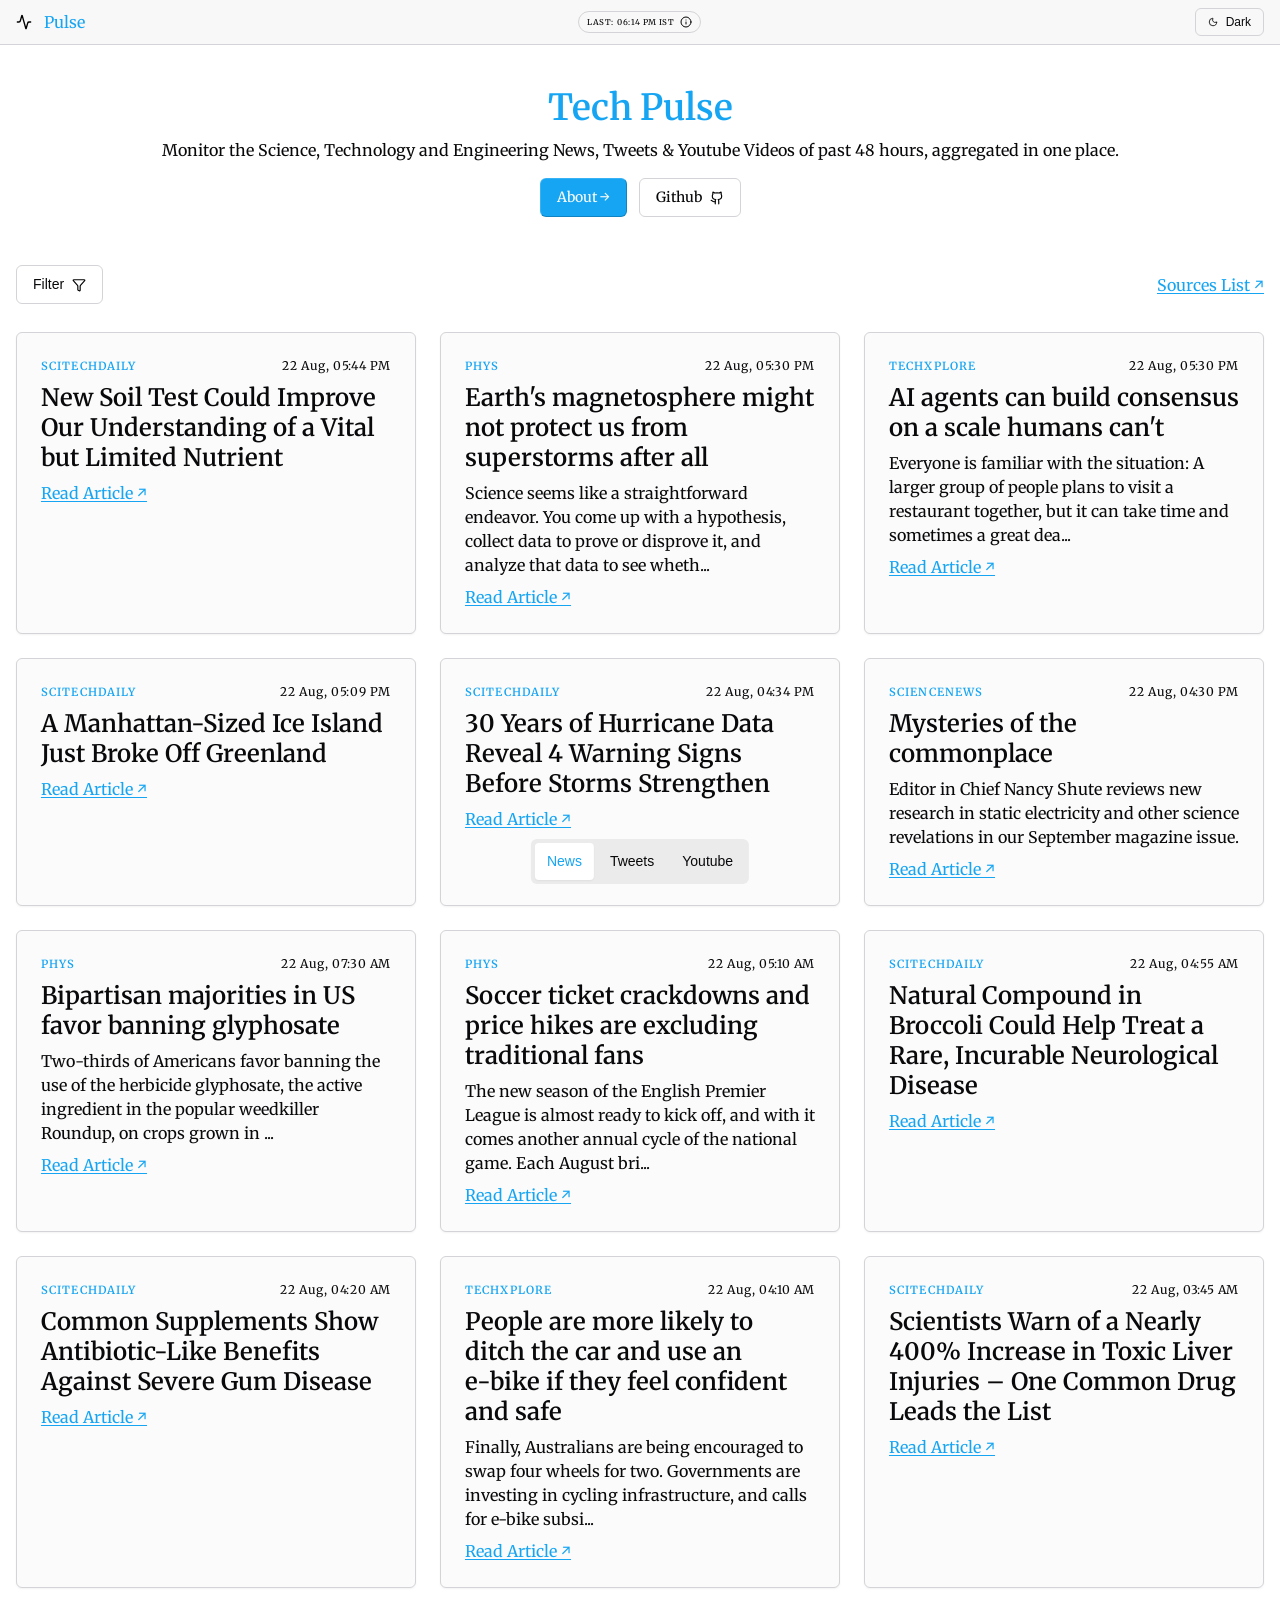
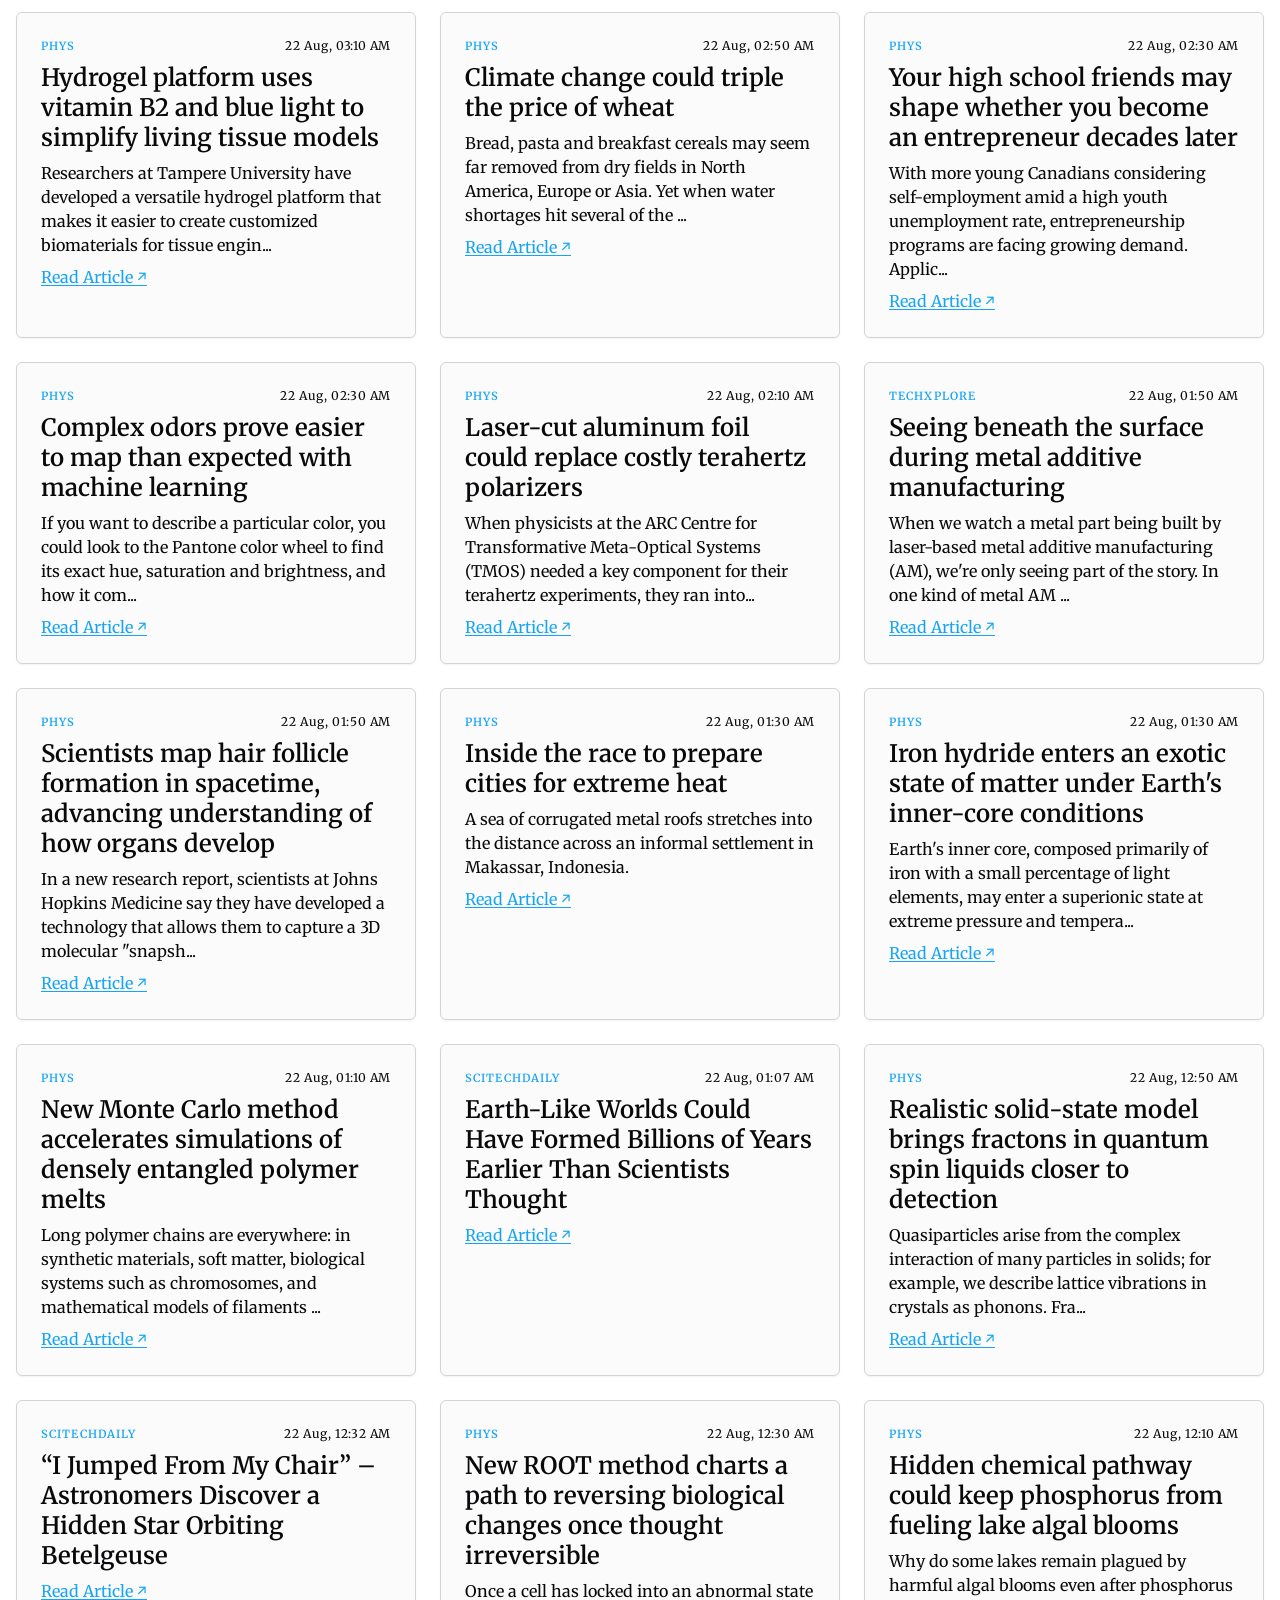
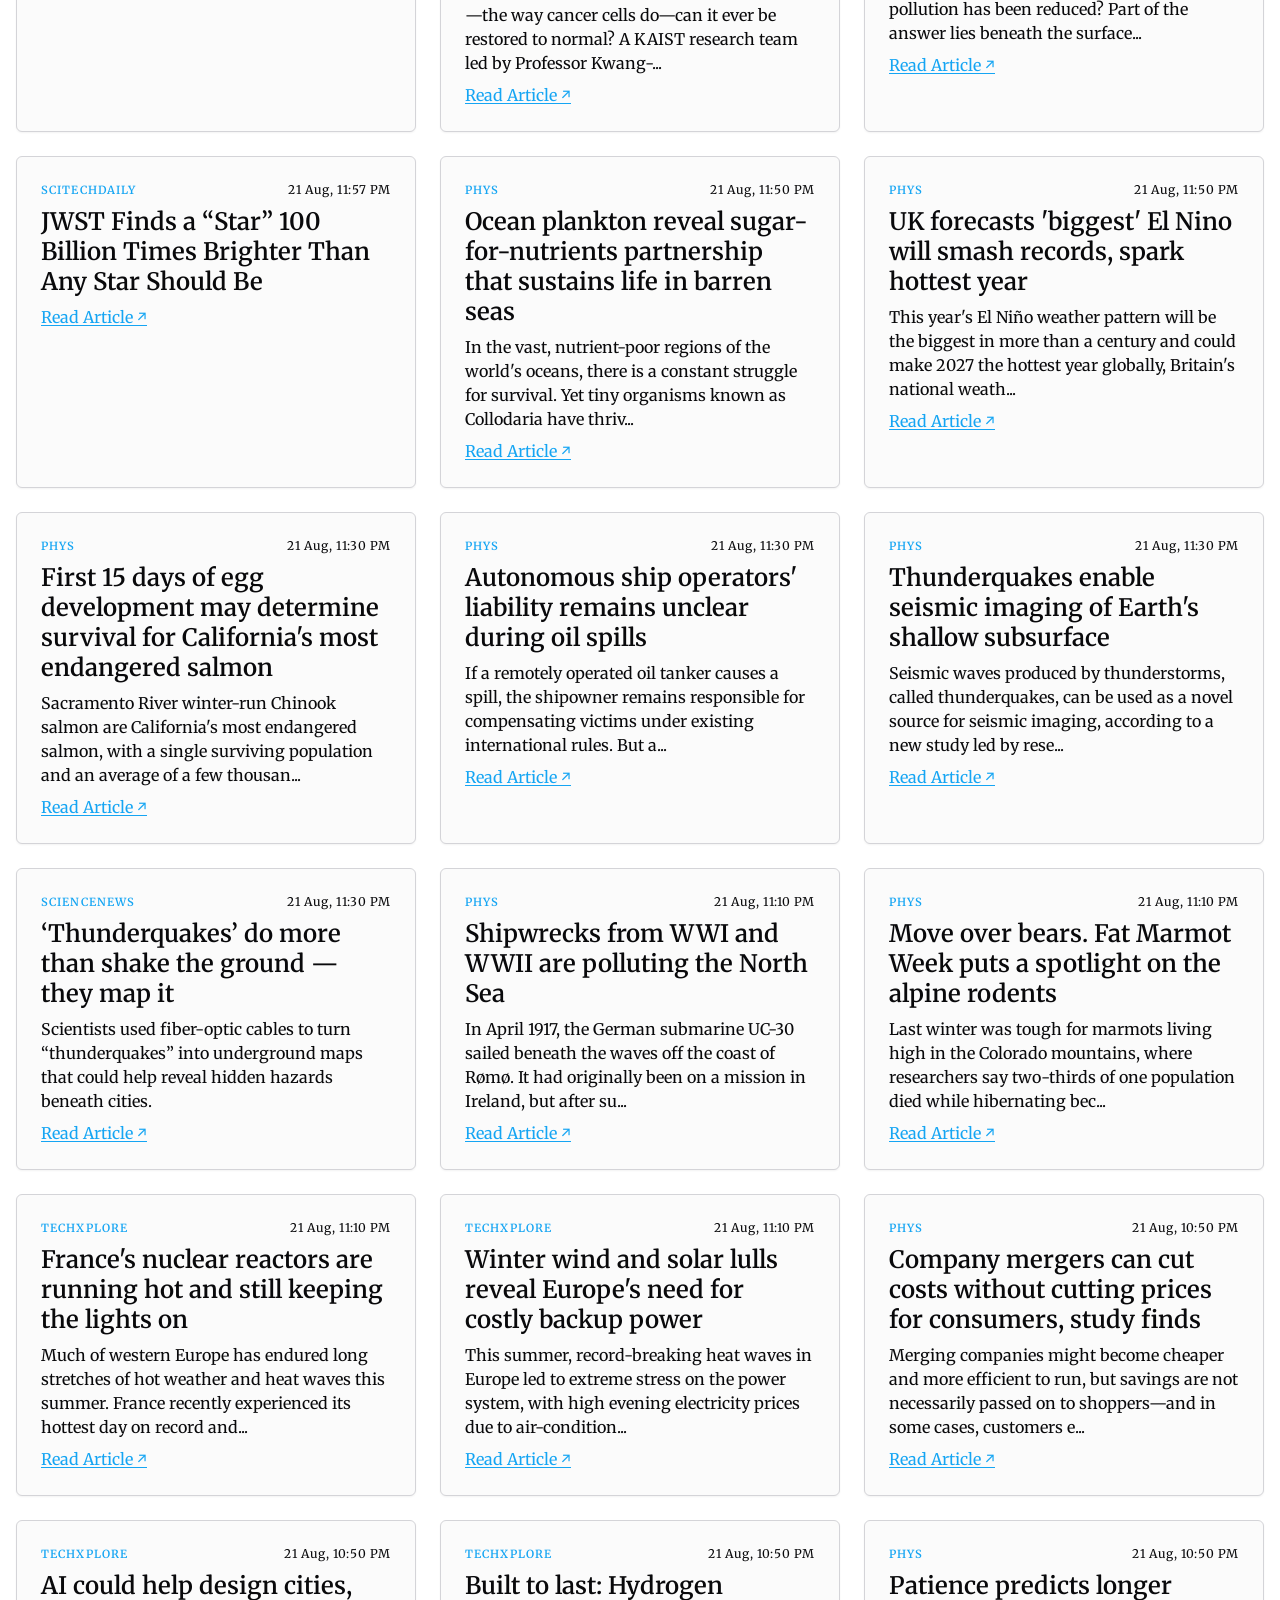
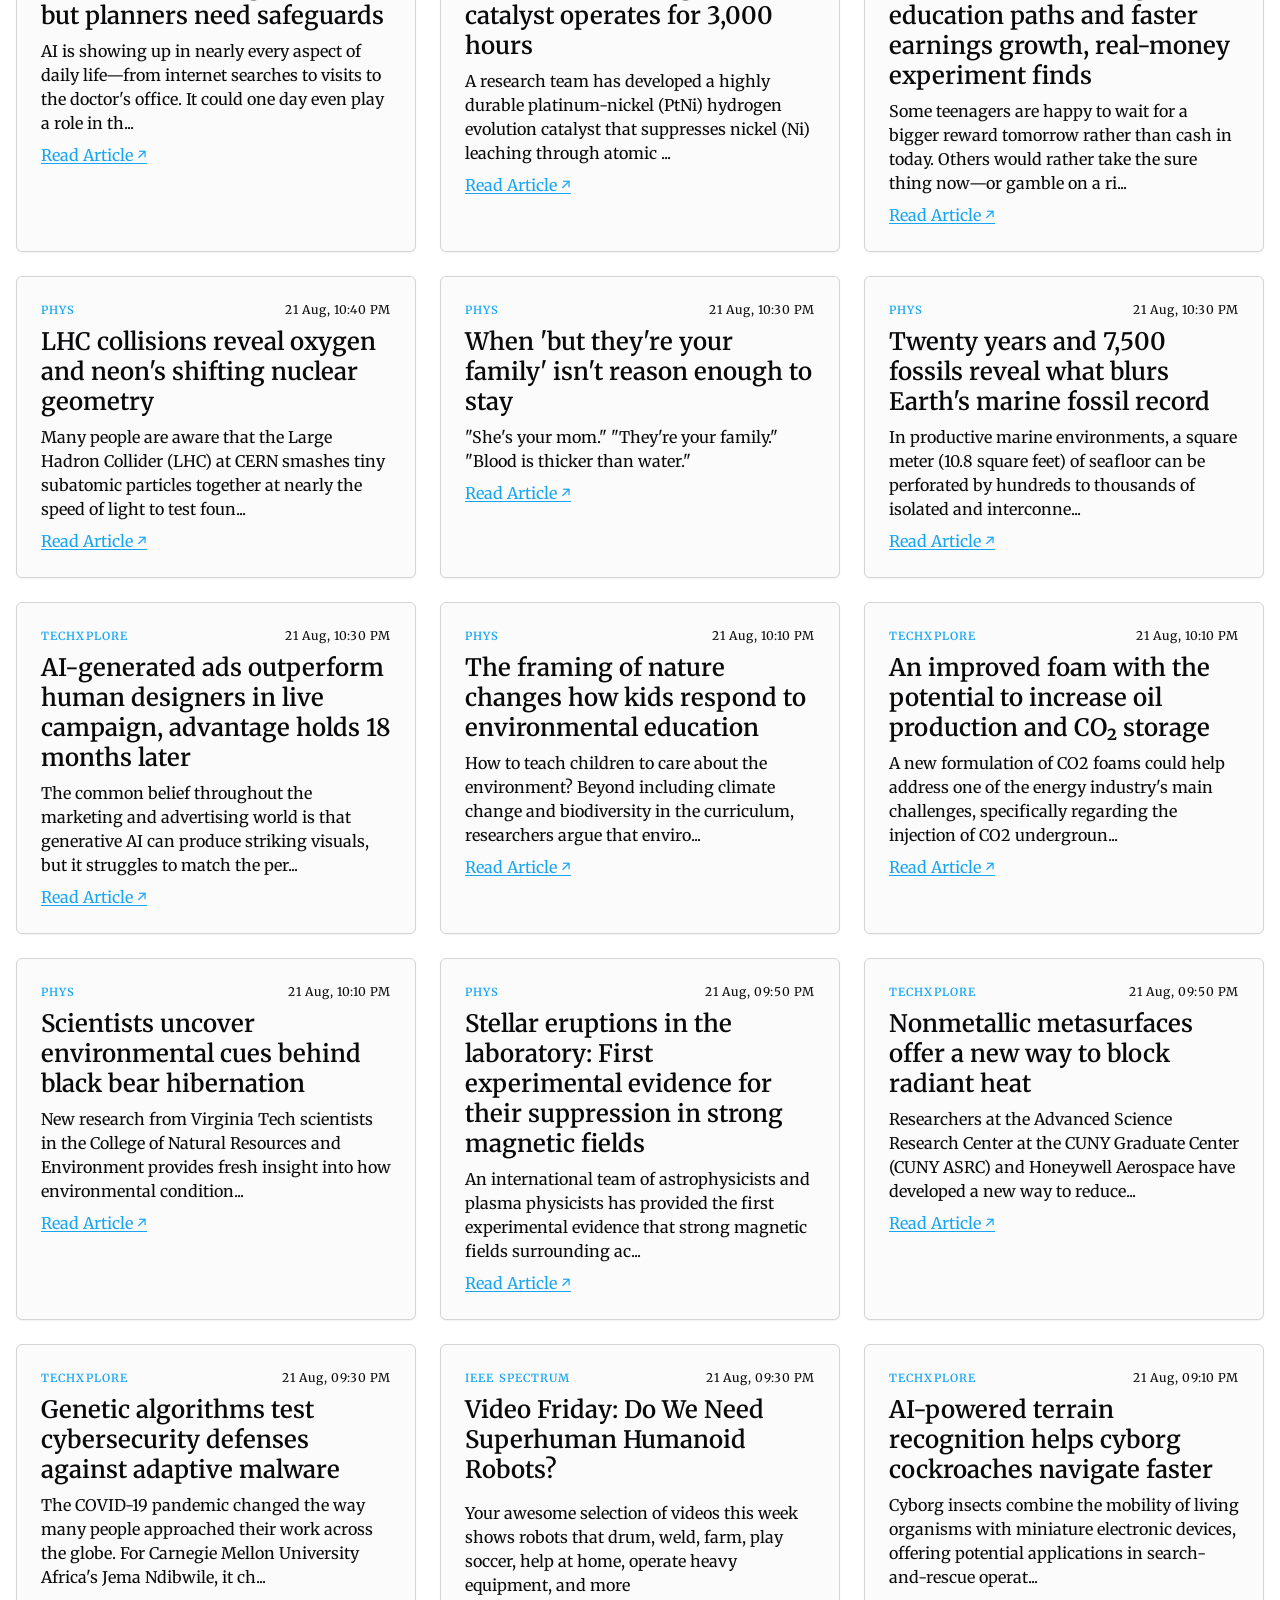
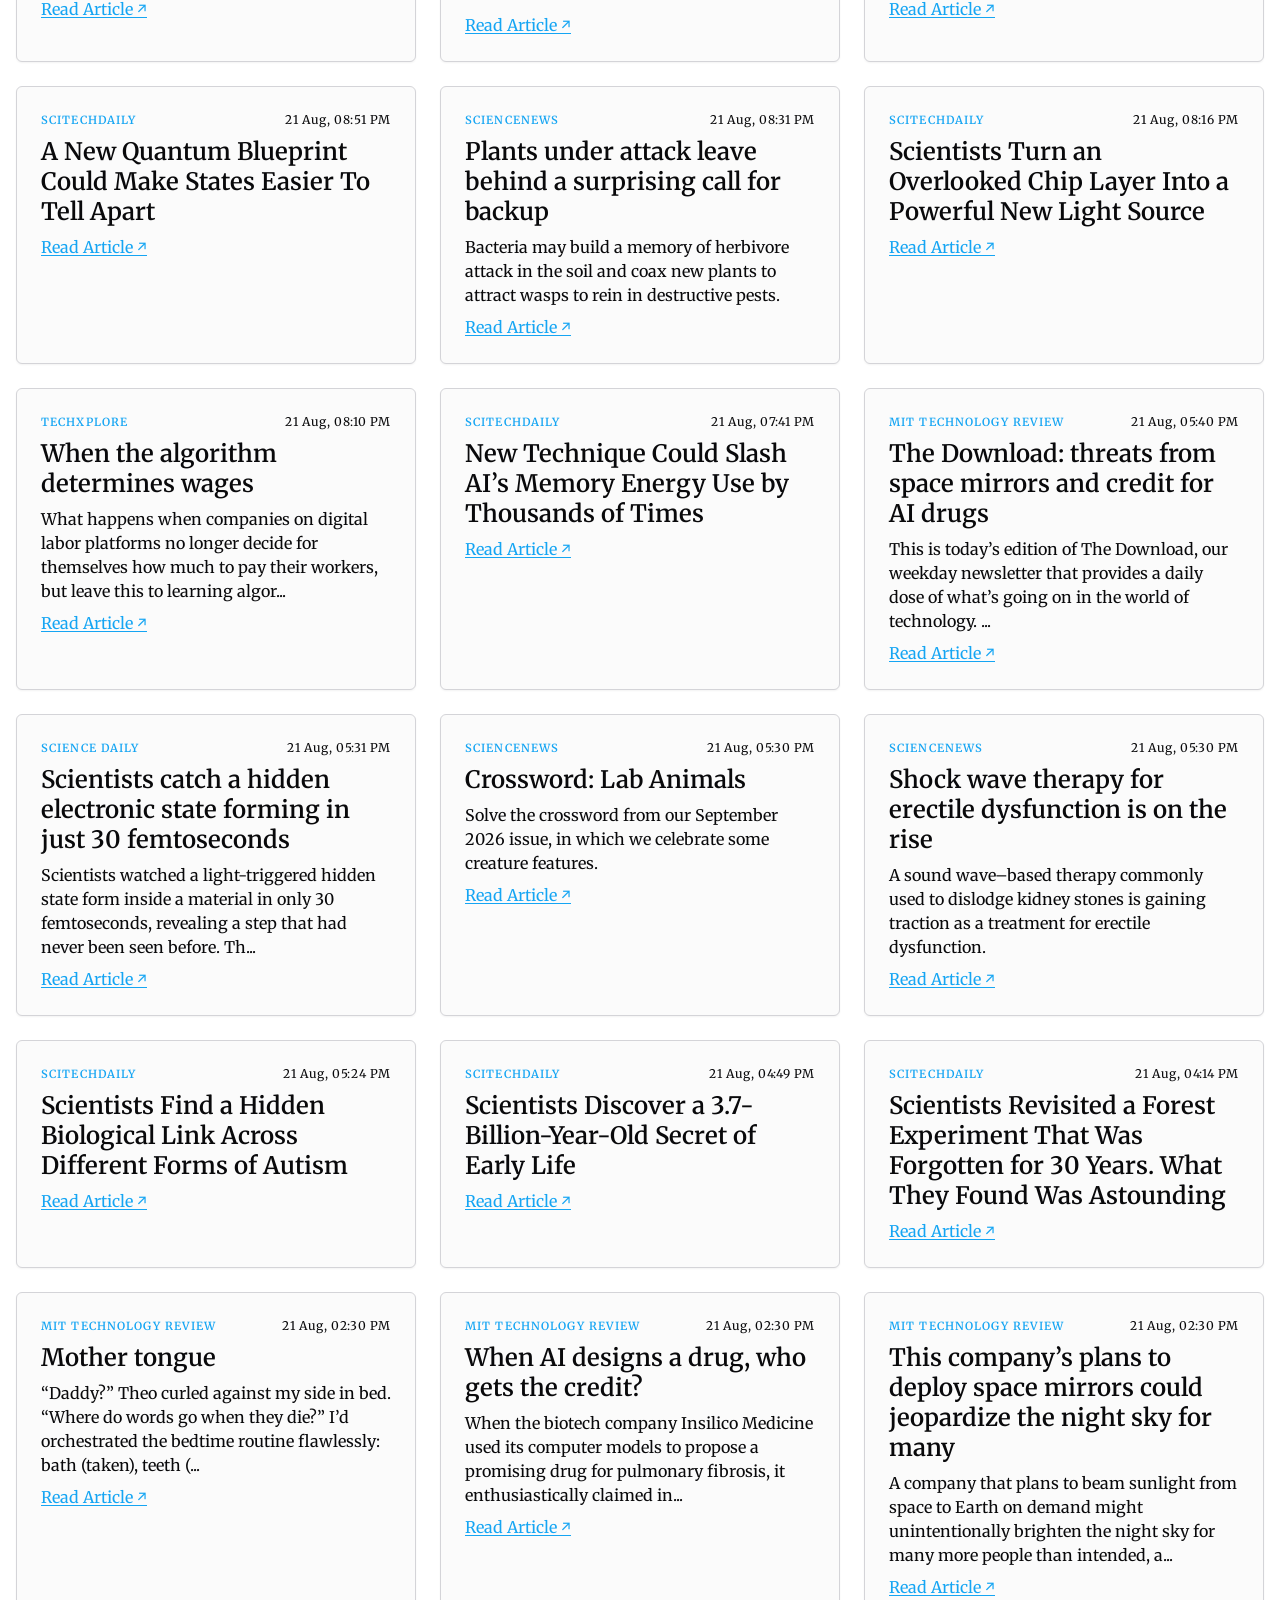
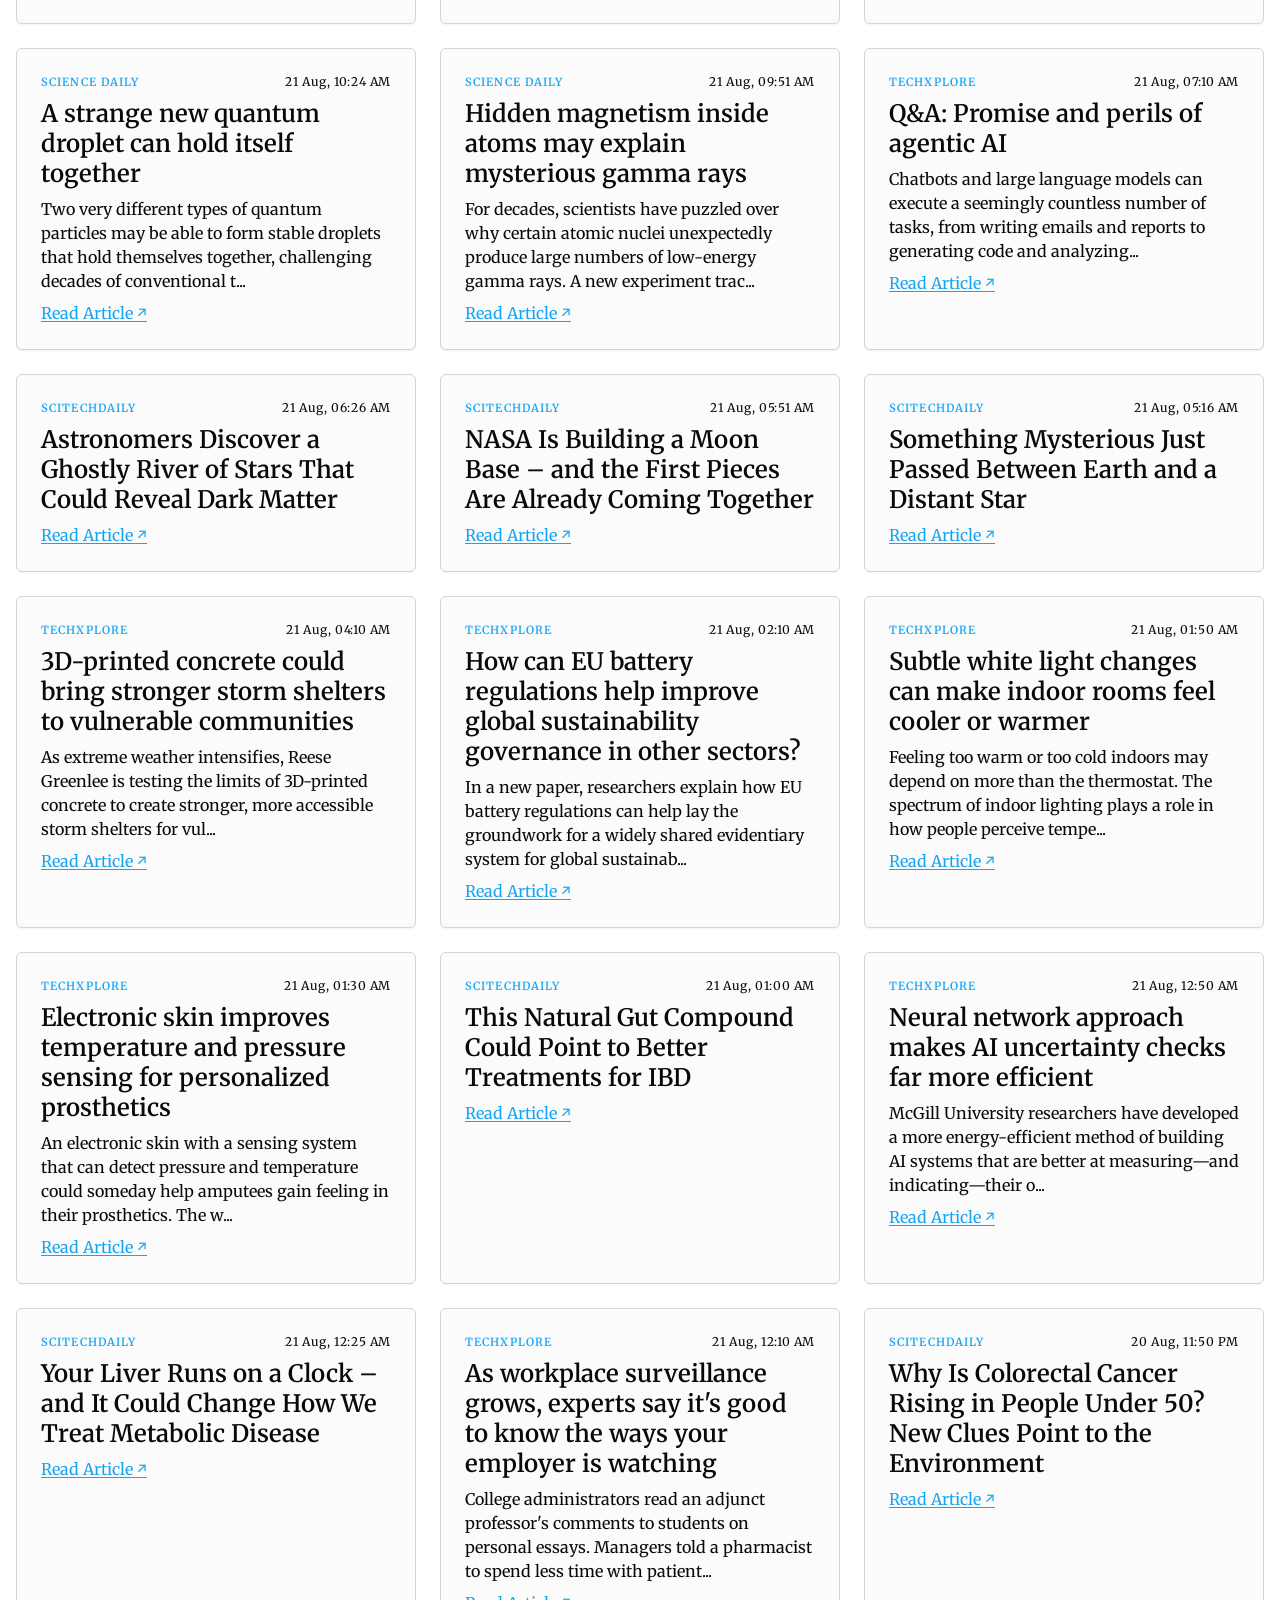
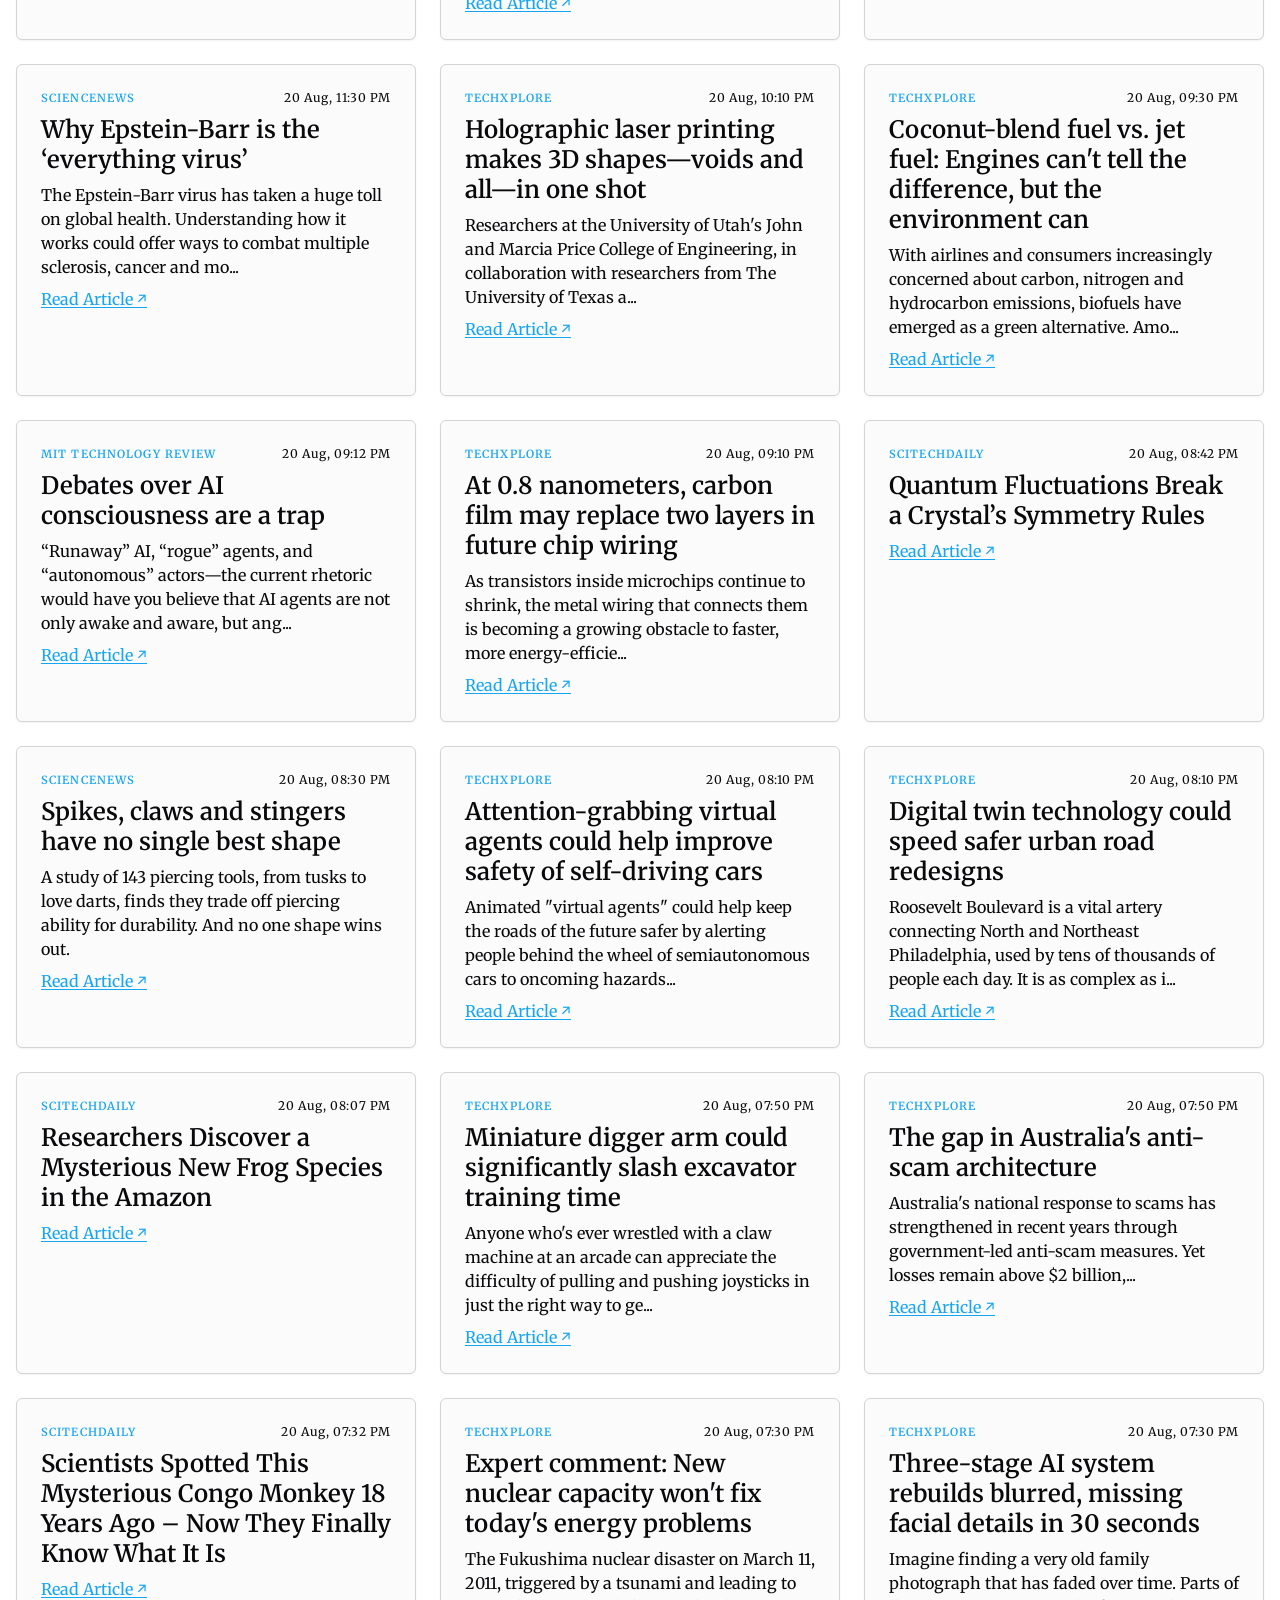
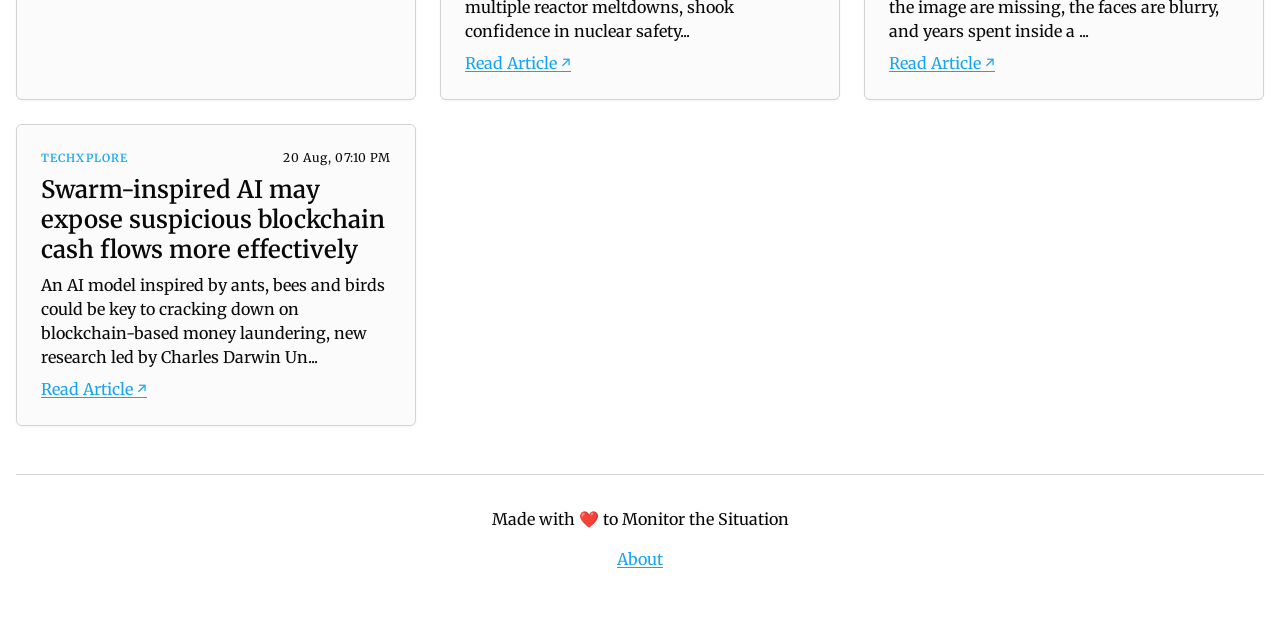
<file: index.html>
<!DOCTYPE html>
<html lang="en">
<head>
    <meta charset="UTF-8">
    <title>Tech Pulse</title>
    <link rel="icon" type="image/png" href="img/favicon.png">

    <meta name="viewport" content="width=device-width, initial-scale=1.0">
    <meta name="description" content="Monitor the Indian Defense and Geopolitical News, Tweets & Youtube Videos from the past 48 hours aggregated in one place.">

    <meta property="og:type" content="website">
    <meta property="og:url" content="https://tech.indipulse.in">
    <meta property="og:title" content="Tech Pulse">
    <meta property="og:description" content="Monitor the Science, Technology and Engineering News, Tweets & Youtube Videos of past 48 hours, aggregated in one place.">

    <meta property="twitter:card" content="summary_large_image">
    <meta property="twitter:title" content="Tech Pulse">
    <meta property="twitter:description" content="Monitor the Science, Technology and Engineering News, Tweets & Youtube Videos of past 48 hours, aggregated in one place.">

    <link rel="stylesheet" href="src/css/oat.min.css">
    <link rel="stylesheet" href="src/css/style.css">
    <link rel="stylesheet" href="https://fonts.googleapis.com/css?family=Merriweather">
</head>
<body data-theme="light">

    <header>
        <div class="header-container hstack justify-between">
        <div class="hstack logo">         
            <img src="img/activity.svg" width="16" height="16">
            <span>Pulse</span>
        </div>
        <div title="Updates Twice a Day" class="badge outline pulse" data-tooltip-placement="bottom">LAST:<span id="last-run">--:--</span><img id="info-icon" src="img/info.svg" alt="Info" width="12" height="auto">
        </div>
        <button id="theme-toggle" class="button outline small hstack gap-2" onclick="toggleTheme()">
            <img id="theme-icon" src="img/moon.svg" alt="Theme" width="10" height="10">
            <span id="theme-text">Dark</span>
        </button>
        </div>
    </header>
<main class="container">
    
    <section class="align-center hero">
        <h1 class="head-title mb-2">Tech Pulse</h1>
        <p class="mb-4">Monitor the Science, Technology and Engineering News, Tweets & Youtube Videos of past 48 hours, aggregated in one place.</p>
        <div class="hstack justify-center">
            <a href="about.html" class="button">About →</a>
            <a href="https://github.com/oyegunmen/tech-pulse" class="button outline" target="_blank">
                <span id="theme-text">Github</span>                
                <img src="img/github.svg" width="14" height="14">
            </a>
        </div>
    </section>

    <section class="vstack">
        <div class="hstack justify-between">
            <ot-dropdown>
                <button popovertarget="filter-menu" class="button outline hstack gap-2">
                    <span id="theme-text">Filter</span>
                    <img src="img/funnel.svg" alt="Theme" width="14" height="14">
                </button>
                <menu popover id="filter-menu" class="p-4">
                    <strong id="filter-title">Filter Sources</strong>
                    <hr>
                    <div id="site-checklist" class="mt-2 mb-2 vstack"></div>
                </menu>
            </ot-dropdown>

            <a href="about.html#sources">Sources List ↗&#xFE0E;</a>
        </div>

        <div class="justify-between">
        <ot-tabs>
            <div role="tabpanel"><div class="row" id="news-section"></div></div>
            <div role="tabpanel"><div class="row" id="tweets-section"></div></div>
            <div role="tabpanel"><div class="row" id="youtube-section"></div></div>

            <div role="tablist" class="bottom-nav">
                <button role="tab" id="btn-news" onclick="showTab('news')">News</button>
                <button role="tab" id="btn-tweets" onclick="showTab('tweets')">Tweets</button>
                <button role="tab" id="btn-youtube" onclick="showTab('youtube')">Youtube</button>
            </div>
        </ot-tabs>
        </div>
    </section>
    
    <footer class="align-center">
        <hr>
        <p>Made with ❤️ to Monitor the Situation</p>   
        <div class="hstack justify-center" style="gap: 20px;">
            <a href="about.html">About</a>
        </div>
    </footer>
</main>
<script src="src/js/app.js"></script>
<script src="src/js/oat.min.js"></script>
</body>
</html>
</file>
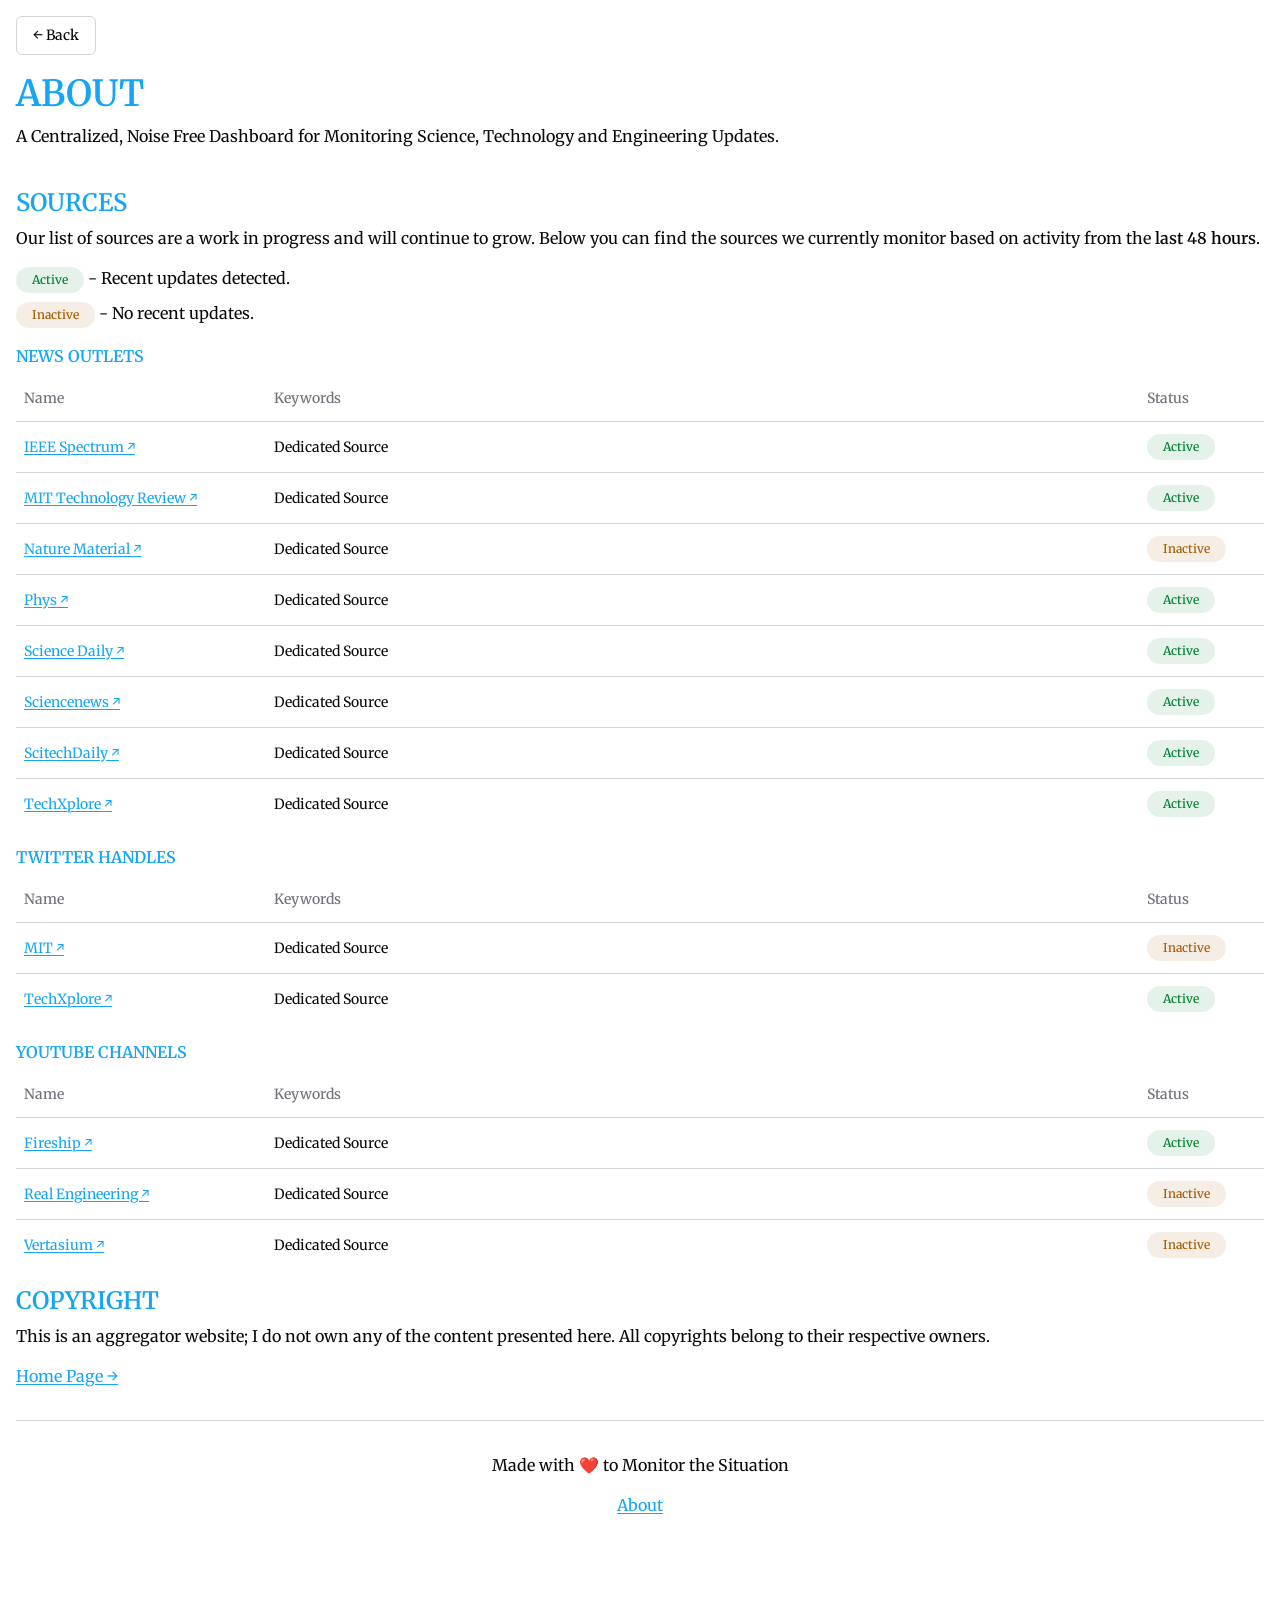
<file: about.html>
<!DOCTYPE html>
<html lang="en">
<head>
    <meta charset="UTF-8">
    <title>Tech Pulse</title>
    <link rel="icon" type="image/png" href="img/favicon.png">

    <meta name="viewport" content="width=device-width, initial-scale=1.0">
    <meta name="description" content="Monitor the Indian Defense and Geopolitical News, Tweets & Youtube Videos from the past 48 hours aggregated in one place.">

    <meta property="og:type" content="website">
    <meta property="og:url" content="https://tech.indipulse.in">
    <meta property="og:title" content="Tech Pulse">
    <meta property="og:description" content="Monitor the Science, Technology and Engineering News, Tweets & Youtube Videos of past 48 hours, aggregated in one place.">

    <meta property="twitter:card" content="summary_large_image">
    <meta property="twitter:title" content="Tech Pulse">
    <meta property="twitter:description" content="Monitor the Science, Technology and Engineering News, Tweets & Youtube Videos of past 48 hours, aggregated in one place.">

    <link rel="stylesheet" href="src/css/oat.min.css">
    <link rel="stylesheet" href="src/css/style.css">
    <link rel="stylesheet" href="https://fonts.googleapis.com/css?family=Merriweather">
</head>
<body>
<main class="container p-4">

    <a href="/" class="button outline special-btn">← Back</a>

    <div>
    <h1 class="head-title mt-4 mb-2">ABOUT</h1>
    <p>A Centralized, Noise Free Dashboard for Monitoring Science, Technology and Engineering Updates.</p>
    </div>
    <br>

    <div id="sources">
        <h3 class="mb-2 mt-4 head-title">SOURCES</h3>
        <p>Our list of sources are a work in progress and will continue to grow. Below you can find the sources we currently monitor based on activity from the <strong>last 48 hours</strong>.</p>
        <div>
            <div class="mt-2">
                <span class="badge small" data-variant="success">Active</span> 
                <span> - Recent updates detected.</span>
            </div>
            <div class="mt-2">
                <span class="badge small" data-variant="warning">Inactive</span> 
                <span> - No recent updates.</span>
            </div>
        </div>
        <p class="head-title mt-4 mb-2"><strong>NEWS OUTLETS</strong></p>
        <div id="table-news"></div>
        <p class="head-title mt-4 mb-2"><strong>TWITTER HANDLES</strong></p>
        <div id="table-tweets"></div>
        <p class="head-title mt-4 mb-2"><strong>YOUTUBE CHANNELS</strong></p>
        <div id="table-youtube"></div>
    </div>

    <div id="copyright">
        <h3 class="mb-2 mt-4 head-title">COPYRIGHT</h3>
        <p>This is an aggregator website; I do not own any of the content presented here. All copyrights belong to their respective owners.</p>
    </div>

    <div class="mt-4"><a href="/">Home Page →</a></div>

    <footer class="align-center">
        <hr>
        <p>Made with ❤️ to Monitor the Situation</p>   
        <div class="hstack justify-center" style="gap: 20px;">
            <a href="about.html">About</a>
        </div>
    </footer>
<script src="src/js/about.js"></script>
<script src="src/js/oat.min.js"></script>
</main>
</body>
</html>
</file>
<file: src/css/style.css>
:root {
    color-scheme: light dark;
    --font-sans: "Merriweather";
    --primary-raw: #15a5f3;

    --background: #fff;
    --foreground: #09090b;
    --card: #fbfbfb;
    --card-foreground: #09090b;
    --nav-background: #ecebeb;
    --head-background: #f8f8f8;
    --primary: var(--primary-raw);
    --primary-foreground: #fafafa;
    --secondary: #f4f4f5;
    --secondary-foreground: #574747;
    --muted: #f4f4f5;
    --muted-foreground: #71717a;
    --faint: #fafafa;
    --faint-foreground: #a1a1aa;
    --accent: #f4f4f5;
    --danger: #d32f2f;
    --danger-foreground: #fafafa;
    --success: #008032;
    --success-foreground: #fafafa;
    --warning: #a65b00;
    --warning-foreground: #09090b;
    --border: #d4d4d8;
    --input: #d4d4d8;
    --ring: #574747;


    --background: light-dark(#fff, #1e1e20);
    --foreground: light-dark(#09090b, #fafafa);
    --card: light-dark(#fbfbfb, #27272b);
    --card-foreground: light-dark(#09090b, #fafafa);
    --nav-background: light-dark(#ecebeb, #343434);
    --head-background: light-dark(#f8f8f8, #343434);
    --primary: light-dark(var(--primary-raw), var(--primary-raw));
    --primary-foreground: light-dark(#fafafa, #18181b);
    --secondary: light-dark(#f4f4f5, #27272a);
    --secondary-foreground: light-dark(#574747, #fafafa);
    --muted: light-dark(#f4f4f5, #27272a);
    --muted-foreground: light-dark(#71717a, #a1a1aa);
    --faint: light-dark(#fafafa, #1e1e21);
    --faint-foreground: light-dark(#a1a1aa, #71717a);
    --accent: light-dark(#f4f4f5, #27272a);
    --danger: light-dark(#d32f2f, #f4807b);
    --danger-foreground: light-dark(#fafafa, #18181b);
    --success: light-dark(#008032, #6cc070);
    --success-foreground: light-dark(#fafafa, #18181b);
    --warning: light-dark(#a65b00, #f0a030);
    --border: light-dark(#d4d4d8, #52525b);
    --input: light-dark(#d4d4d8, #52525b);
    --ring: light-dark(#574747, #d4d4d8);
}

body[data-theme="light"] {
    color-scheme: light;
}
body[data-theme="dark"] {
    color-scheme: dark;
}

@supports not (color: light-dark(#fff, #000)) {
    
    @media (prefers-color-scheme: dark) {
        :root {
            --background: #1e1e20;
            --foreground: #fafafa;
            --card: #27272b;
            --card-foreground: #fafafa;
            --nav-background: #343434;
            --head-background: #343434;
            --primary: var(--primary-raw);
            --primary-foreground: #18181b;
            --secondary: #27272a;
            --secondary-foreground: #fafafa;
            --muted: #27272a;
            --muted-foreground: #a1a1aa;
            --faint: #1e1e21;
            --faint-foreground: #71717a;
            --accent: #27272a;
            --danger: #f4807b;
            --danger-foreground: #18181b;
            --success: #6cc070;
            --success-foreground: #18181b;
            --warning: #f0a030;
            --border: #52525b;
            --input: #52525b;
            --ring: #d4d4d8;
        }
    }

    body[data-theme="dark"] {
        --background: #1e1e20;
        --foreground: #fafafa;
        --card: #27272b;
        --card-foreground: #fafafa;
        --nav-background: #343434;
        --head-background: #343434;
        --primary: var(--primary-raw);
        --primary-foreground: #18181b;
        --secondary: #27272a;
        --secondary-foreground: #fafafa;
        --muted: #27272a;
        --muted-foreground: #a1a1aa;
        --faint: #1e1e21;
        --faint-foreground: #71717a;
        --accent: #27272a;
        --danger: #f4807b;
        --danger-foreground: #18181b;
        --success: #6cc070;
        --success-foreground: #18181b;
        --warning: #f0a030;
        --border: #52525b;
        --input: #52525b;
        --ring: #d4d4d8;
    }

    body[data-theme="light"] {
        --background: #fff;
        --foreground: #09090b;
        --card: #fbfbfb;
        --card-foreground: #09090b;
        --nav-background: #ecebeb;
        --head-background: #f8f8f8;
        --primary: var(--primary-raw);
        --primary-foreground: #fafafa;
        --secondary: #f4f4f5;
        --secondary-foreground: #574747;
        --muted: #f4f4f5;
        --muted-foreground: #71717a;
        --faint: #fafafa;
        --faint-foreground: #a1a1aa;
        --accent: #f4f4f5;
        --danger: #d32f2f;
        --danger-foreground: #fafafa;
        --success: #008032;
        --success-foreground: #fafafa;
        --warning: #a65b00;
        --border: #d4d4d8;
        --input: #d4d4d8;
        --ring: #574747;
    }
}
</file>
<file: src/css/oat.min.css>
main{
    margin-bottom: var(--space-16);
}

header {
    position: sticky;
    top: 0;
    width: 100%;
    padding: var(--space-2) var(--space-4);
    z-index: 1000;
    background-color: var(--head-background);
    border-bottom: 1px solid var(--border);
}

.header-container {
    max-width: 1250px;
    margin: 0 auto;
    display: flex;
}

body[data-theme="dark"] header .logo img{
    filter: invert(1) brightness(2);
    transition: filter 0.2s ease;
}

header .logo{
    color: var(--primary)
}

.hero{
    margin-top:var(--space-2);
}

section{
    margin-top: var(--space-12);
}

.bottom-nav {
    position: fixed;
    bottom: var(--space-4);
    left: 50%;
    transform: translateX(-50%);
    display: flex;
    z-index: 2000;
    align-items: center;
    background-color: var(--nav-background);

}

.bottom-nav [role="tab"].active, 
.bottom-nav [role="tab"][aria-selected="true"] {
    color: var(--primary);
}

.source {
    font-size: 0.7rem;
    font-weight: 600;
    text-transform: uppercase;
    color: var(--primary);
    letter-spacing: 0.1em;
}

.date {
    font-size: 0.75rem;
    letter-spacing: 0.05em;
}

.thumbnail{
    width: 100%; 
    border-radius: 6px; 
    margin-top: var(--space-1); 
    aspect-ratio: 16/9; 
    object-fit: cover;
}

.pulse{
    font-size: 0.5rem;
    letter-spacing: 0.05em;
    padding: var(--space-1) var(--space-2);
}

.tweet-content img{
    width: auto;
    height: auto;
    max-width: 100%;
    border-radius: 6px;
    margin-top: var(--space-1);
    display: block;
}

.head-title{
    color:  var(--primary);
}

body[data-theme="dark"] #theme-icon, body[data-theme="dark"] #info-icon,
body[data-theme="dark"] .button.outline img {
    filter: invert(1) brightness(2);
    transition: filter 0.2s ease;
}

#info-icon{
    margin-left: 2px;
}

.table .table-heading{
    font-weight: bold;
}

@layer theme,base,components,animations,utilities;@layer base{*,*:before,*:after{box-sizing:border-box;-webkit-tap-highlight-color:transparent}*{margin:0}html{tab-size:4}body,dialog,[popover]{font-family:var(--font-sans);font-size:var(--text-regular);line-height:var(--leading-normal);color:var(--foreground)}body{background-color:var(--background);color:var(--foreground);-webkit-font-smoothing:antialiased}main{padding-block-start:var(--space-8)}img,picture,video,canvas,svg{max-width:100%}p,h1,h2,h3,h4,h5,h6{overflow-wrap:break-word}h1,h2,h3,h4,h5,h6{font-weight:var(--font-semibold);line-height:1.25;&:first-child{margin-block-start:0}}h1{font-size:var(--text-1);margin:var(--space-10) 0 var(--space-6)}h2{font-size:var(--text-2);margin:var(--space-8) 0 var(--space-5)}h3{font-size:var(--text-3);margin:var(--space-6) 0 var(--space-4)}h4{font-size:var(--text-4);margin:var(--space-5) 0 var(--space-3)}h5{font-size:var(--text-5);margin:var(--space-4) 0 var(--space-2)}h6{font-size:var(--text-regular);margin:var(--space-4) 0 var(--space-2)}p{margin-block-end:var(--space-4);&:last-child{margin-block-end:0}}a{color:var(--primary);text-decoration:underline;text-underline-offset:2px;transition:color var(--transition-fast);&:hover{color:rgb(from var(--primary) r g b / .8)}}strong,b{font-weight:var(--font-semibold)}em,i{font-style:italic}small{font-size:var(--text-7)}code{font-family:var(--font-mono);font-size:.875em;padding:calc(var(--space-1) / 2) var(--space-1);background-color:var(--faint);border-radius:var(--radius-small)}pre{font-family:var(--font-mono);padding:var(--space-4);background-color:var(--faint);border-radius:var(--radius-medium);overflow-x:auto;margin-block-end:var(--space-4);code{padding:0;background:none;border-radius:0}}blockquote{border-inline-start:4px solid var(--border);padding-inline-start:var(--space-4);margin:var(--space-4) 0;color:var(--muted-foreground);font-style:italic}hr{border:none;border-top:1px solid var(--border);margin:var(--space-8) 0}ul,ol{padding-inline-start:var(--space-6);margin-block-end:var(--space-4)}ul{list-style-type:disc}ol{list-style-type:decimal}li{margin-block-end:var(--space-1)}mark{background-color:rgb(from var(--warning) r g b / .3);padding:calc(var(--space-1) / 2) var(--space-1);border-radius:var(--radius-small)}[hidden]{display:none}:focus-visible{outline:2px solid var(--ring);outline-offset:2px}:disabled{opacity:.5;cursor:not-allowed}}@layer theme{:root{color-scheme:light dark;--background: light-dark(#fff, #09090b);--foreground: light-dark(#09090b, #fafafa);--card: light-dark(#fff, #18181b);--card-foreground: light-dark(#09090b, #fafafa);--primary: light-dark(#574747, #fafafa);--primary-foreground: light-dark(#fafafa, #18181b);--secondary: light-dark(#f4f4f5, #27272a);--secondary-foreground: light-dark(#574747, #fafafa);--muted: light-dark(#f4f4f5, #27272a);--muted-foreground: light-dark(#71717a, #a1a1aa);--faint: light-dark(#fafafa, #1e1e21);--faint-foreground: light-dark(#a1a1aa, #71717a);--accent: light-dark(#f4f4f5, #27272a);--danger: light-dark(#d32f2f, #f4807b);--danger-foreground: light-dark(#fafafa, #18181b);--success: light-dark(#008032, #6cc070);--success-foreground: light-dark(#fafafa, #18181b);--warning: light-dark(#a65b00, #f0a030);--warning-foreground: #09090b;--border: light-dark(#d4d4d8, #52525b);--input: light-dark(#d4d4d8, #52525b);--ring: light-dark(#574747, #d4d4d8);--space-1: .25rem;--space-2: .5rem;--space-3: .75rem;--space-4: 1rem;--space-5: 1.25rem;--space-6: 1.5rem;--space-8: 2rem;--space-10: 2.5rem;--space-12: 3rem;--space-14: 3.5rem;--space-16: 4rem;--space-18: 4.5rem;--radius-small: .125rem;--radius-medium: .375rem;--radius-large: .75rem;--radius-full: 9999px;--bar-height: .5rem;--font-sans: system-ui, sans-serif;--font-mono: ui-monospace, Consolas, monospace;--text-1: clamp(1.75rem, 1.5rem + 1.1vw, 2.25rem);--text-2: clamp(1.5rem, 1.3rem + .8vw, 1.875rem);--text-3: clamp(1.25rem, 1.1rem + .5vw, 1.5rem);--text-4: clamp(1.125rem, 1.05rem + .3vw, 1.25rem);--text-5: 1.125rem;--text-6: 1rem;--text-7: .875rem;--text-8: .75rem;--text-regular: var(--text-6);--leading-normal: 1.5;--font-normal: 400;--font-medium: 500;--font-semibold: 600;--font-bold: 600;--shadow-small: 0 1px 2px 0 rgb(0 0 0 / .05);--shadow-medium: 0 1px 3px 0 rgb(0 0 0 / .1), 0 1px 2px -1px rgb(0 0 0 / .1);--shadow-large: 0 4px 6px -1px rgb(0 0 0 / .1), 0 2px 4px -2px rgb(0 0 0 / .1);--transition-fast: .12s cubic-bezier(.4, 0, .2, 1);--transition: .2s cubic-bezier(.4, 0, .2, 1);--z-dropdown: 50;--z-modal: 200}}@layer animations{@media(prefers-reduced-motion:reduce){*,*:before,*:after{animation-duration:.01ms!important;animation-iteration-count:1!important;transition-duration:.01ms!important;scroll-behavior:auto!important}}.animate-pop-in{opacity:1;transform:perspective(1000px) rotateX(0) translateZ(0);transition:opacity .15s cubic-bezier(.4,0,.2,1),transform .15s cubic-bezier(.4,0,.2,1),overlay .15s cubic-bezier(.4,0,.2,1) allow-discrete,display .15s cubic-bezier(.4,0,.2,1) allow-discrete;@starting-style{opacity:0;transform:perspective(1000px) rotateX(-15deg) translateZ(-80px)}&[data-state=closing]{opacity:0;transform:perspective(1000px) rotateX(-15deg) translateZ(-80px)}&[data-state=closing]::backdrop{opacity:0}}dialog::backdrop{opacity:1;transition:opacity .15s cubic-bezier(.4,0,.2,1);@starting-style{opacity:0}}.animate-slide-in{opacity:1;transform:translate(0);transition:opacity .15s cubic-bezier(.16,1,.3,1),transform .15s cubic-bezier(.16,1,.3,1);@starting-style{opacity:0;transform:translate(100%)}&[data-state=closing]{opacity:0;transform:translate(100%)}}}@layer components{figure[data-variant=avatar]:not([role=group]){display:inline-flex;align-items:center;justify-content:center;width:var(--sz, 2.5rem);height:var(--sz, 2.5rem);color:var(--primary);background-color:var(--muted);border-radius:var(--radius-full);font-weight:var(--font-medium);overflow:hidden;>img{width:100%;height:100%;object-fit:cover}&.small{--sz: 2rem}&.large{--sz: 3.25rem}}figure[data-variant=avatar][role=group]{display:inline-flex;align-items:center;margin:0;& figure[data-variant=avatar]{isolation:isolate;margin-inline-end:calc(var(--space-5) * -1);border:2px solid var(--background);&:last-child{margin-inline-end:0}}&.small{--sz: 2rem;& figure[data-variant=avatar]{margin-inline-end:calc(var(--space-4) * -.8);border-width:1px}}&.large{--sz: 3.25rem;& figure[data-variant=avatar]{margin-inline-end:calc(var(--space-6) * -1)}}}}@layer base{:is(button,[type=submit],[type=reset],[type=button],a.button),::file-selector-button{--_hov: color-mix(in srgb, var(--primary), white 25%);display:inline-flex;align-items:center;justify-content:center;gap:var(--space-2);padding:var(--space-2) var(--space-4);font-size:var(--text-7);font-weight:var(--font-medium);line-height:var(--leading-normal);white-space:nowrap;text-decoration:none;background-color:var(--primary);color:var(--primary-foreground);border-radius:var(--radius-medium);border:1px solid;border-color:rgb(from #fff r g b / .15) rgb(from #000 r g b / .2) rgb(from #000 r g b / .2) rgb(from #fff r g b / .15);transition:background-color var(--transition-fast),opacity var(--transition-fast),transform var(--transition-fast);&:not(:disabled){cursor:pointer}&:hover:not(:disabled){background-color:var(--_hov)}&:active:not(:disabled){transform:translate(1px,1px)}&[data-variant=secondary]{--_hov: color-mix(in srgb, var(--secondary), black 10%);background-color:var(--secondary);color:var(--secondary-foreground);border-color:rgb(from #fff r g b / .5) rgb(from #000 r g b / .1) rgb(from #000 r g b / .1) rgb(from #fff r g b / .5)}&[data-variant=danger]{--_hov: color-mix(in srgb, var(--danger), black 15%);background-color:var(--danger);color:var(--danger-foreground)}&:is(.outline,.ghost){--_hov: var(--accent);background-color:transparent;color:var(--foreground);&[data-variant=danger]{--_hov: color-mix(in srgb, var(--danger), transparent 90%);color:var(--danger)}&[data-variant=secondary]{--_hov: color-mix(in srgb, var(--secondary), transparent 80%);color:var(--secondary-foreground)}}&.outline{border-color:var(--border);&[data-variant=danger]{border-color:var(--danger)}&[data-variant=secondary]{border-color:var(--secondary)}}&.ghost{border-color:transparent}&.small{padding:var(--space-1) var(--space-3);font-size:var(--text-8)}&.large{height:3rem;padding:0 var(--space-6);font-size:var(--text-regular)}&.icon{width:2.5rem;padding:0;&.small{width:2rem}&.large{width:3rem}}}::file-selector-button{background-color:transparent;color:var(--foreground);border:1px solid var(--border)}::file-selector-button:hover{background-color:var(--accent)}}@layer components{menu.buttons{list-style-type:none;padding-inline-start:0;display:inline-flex;>li{&:first-child>*{border-start-start-radius:var(--radius-medium);border-end-start-radius:var(--radius-medium)}&:last-child>*{border-start-end-radius:var(--radius-medium);border-end-end-radius:var(--radius-medium)}>*{border-radius:0}&:not(:last-child)>*{border-inline-end:1px solid rgb(from var(--primary-foreground) r g b / .2)}}}}@layer base{label{display:block;font-size:var(--text-7);font-weight:var(--font-medium);&:has(input:where([type=checkbox],[type=radio])){display:inline-flex;align-items:center;gap:var(--space-2);font-weight:var(--font-normal)}}:where(input:not([type=checkbox],[type=radio],[type=range],[type=file],[type=color]),textarea,select){width:100%;margin-block-start:var(--space-1);padding:var(--space-2) var(--space-3);font-size:var(--text-7);line-height:var(--leading-normal);background-color:var(--background);color:var(--foreground);border:1px solid var(--input);border-radius:var(--radius-medium);transition:border-color var(--transition-fast),box-shadow var(--transition-fast);&::placeholder{color:var(--muted-foreground)}&:focus{outline:none;border-color:var(--ring);box-shadow:0 0 0 2px rgb(from var(--ring) r g b / .2);z-index:1}&:disabled{background-color:var(--muted)}&:is([aria-invalid=true],:user-invalid){border-color:var(--danger);&:focus{box-shadow:0 0 0 2px rgb(from var(--danger) r g b / .2)}}}textarea{height:auto;min-height:5rem;padding:var(--space-3);resize:vertical}select{appearance:none;background-image:url("data:image/svg+xml,%3Csvg xmlns='http://www.w3.org/2000/svg' width='16' height='16' viewBox='0 0 24 24' fill='none' stroke='%2371717a' stroke-width='2'%3E%3Cpath d='m6 9 6 6 6-6'/%3E%3C/svg%3E");background-repeat:no-repeat;background-position:right var(--space-2) center;padding-inline-end:var(--space-6)}input:where([type=checkbox],[type=radio]){appearance:none;width:1rem;height:1rem;margin:0;position:relative;background-color:var(--background);border:1px solid var(--input);transition:background-color var(--transition-fast),border-color var(--transition-fast);&:checked{background-color:var(--primary);border-color:var(--primary);&:after{content:"";position:absolute;inset:0;background-color:var(--primary-foreground);mask-position:center;mask-repeat:no-repeat;mask-size:100%}}}input[type=checkbox]{border-radius:var(--radius-small);&:checked:after{mask-image:url("data:image/svg+xml,%3Csvg xmlns='http://www.w3.org/2000/svg' viewBox='0 0 24 24' fill='none' stroke='currentColor' stroke-width='4'%3E%3Cpolyline points='20 6 9 17 4 12'/%3E%3C/svg%3E")}&[role=switch]{--switch-height: calc(var(--bar-height) * 3);--switch-inset: 2px;--switch-thumb: calc(var(--switch-height) - var(--switch-inset) * 3);width:calc(var(--switch-height) * 2);height:var(--switch-height);border-radius:var(--radius-full);background-color:var(--input);&:before{content:"";position:absolute;top:50%;left:var(--switch-inset);transform:translateY(-50%);width:var(--switch-thumb);height:var(--switch-thumb);background-color:var(--background);border-radius:var(--radius-full);transition:transform var(--transition);box-shadow:var(--shadow-small)}&:checked{background-color:var(--primary);&:after{content:none}&:before{transform:translateY(-50%) translate(var(--switch-height))}}}}input[type=radio]{border-radius:var(--radius-full);&:checked:after{mask-image:url("data:image/svg+xml,%3Csvg xmlns='http://www.w3.org/2000/svg' viewBox='0 0 16 16'%3E%3Ccircle cx='8' cy='8' r='4' fill='currentColor'/%3E%3C/svg%3E")}}:where(input:where([type=checkbox],[type=radio],[type=range]),select):not(:disabled),label:has(input:where([type=checkbox],[type=radio]):not(:disabled)){cursor:pointer}input[type=range]{width:100%;height:var(--bar-height);appearance:none;background:var(--muted);border-radius:var(--radius-full);&::-webkit-slider-thumb{appearance:none;width:1.25rem;height:1.25rem;background:var(--primary);border-radius:var(--radius-full);transition:transform var(--transition-fast);&:hover{transform:scale(1.1)}}&::-moz-range-thumb{width:1.25rem;height:1.25rem;background:var(--primary);border:none;border-radius:var(--radius-full)}}fieldset{border:1px solid var(--border);border-radius:var(--radius-medium);padding:var(--space-4);margin-block-end:var(--space-4)}legend{font-size:var(--text-7);font-weight:var(--font-medium);padding:0 var(--space-2)}}@layer components{fieldset.group{display:flex;align-items:stretch;border:none;padding:0;margin:0;>:is(input,textarea,select){flex:1;margin-block-start:0;&:not(:focus):not(:last-child){border-inline-end-color:transparent}}>:is(input,textarea,select,button){border-radius:0;&:first-child{border-radius:var(--radius-medium) 0 0 var(--radius-medium)}&:last-child{border-radius:0 var(--radius-medium) var(--radius-medium) 0}}>legend{float:inline-start;display:inline-flex;align-items:center;padding:0 var(--space-3);line-height:var(--leading-normal);font-weight:var(--font-normal);color:var(--muted-foreground);background-color:var(--muted);border:1px solid var(--input);border-inline-end:none;border-radius:var(--radius-medium) 0 0 var(--radius-medium)}}[data-field]{margin-block-end:var(--space-4);[data-hint],.error{font-size:var(--text-8);font-weight:var(--font-normal);color:var(--muted-foreground);margin-block-start:var(--space-1)}.error{display:none}&[data-field=error] .error{display:block;color:var(--danger)}}}@layer base{.table{min-width:320px;width:100%;overflow-x:auto}table{border-collapse:collapse;width:100%;font-size:var(--text-7)}thead{border-bottom:1px solid var(--border)}th,td{overflow-wrap:break-word}th{padding:var(--space-3) var(--space-2);text-align:start;font-weight:var(--font-medium);color:var(--muted-foreground)}td{padding:var(--space-3) var(--space-2)}tbody tr{border-bottom:1px solid var(--border);transition:background-color var(--transition-fast);&:last-child{border-bottom:none}&:hover{background-color:rgb(from var(--muted) r g b / .5)}}}@layer base{progress{appearance:none;width:100%;height:var(--bar-height);border:none;border-radius:var(--radius-full);overflow:hidden;background-color:var(--muted);&::-webkit-progress-bar{background-color:var(--muted);border-radius:var(--radius-full)}&::-webkit-progress-value{background-color:var(--primary);border-radius:var(--radius-full);transition:width var(--transition)}&::-moz-progress-bar{background-color:var(--primary);border-radius:var(--radius-full)}}meter{appearance:none;width:100%;height:var(--bar-height);border:none;border-radius:var(--radius-full);overflow:hidden;background:var(--muted);&::-webkit-meter-bar{background:var(--muted);border:none;border-radius:var(--radius-full);height:var(--bar-height)}&::-webkit-meter-optimum-value,&::-webkit-meter-suboptimum-value,&::-webkit-meter-even-less-good-value{border-radius:var(--radius-full)}&::-webkit-meter-optimum-value{background:var(--success)}&::-webkit-meter-suboptimum-value{background:var(--warning)}&::-webkit-meter-even-less-good-value{background:var(--danger)}&::-moz-meter-bar{background:var(--success);border-radius:var(--radius-full)}&:-moz-meter-sub-optimum::-moz-meter-bar{background:var(--warning)}&:-moz-meter-sub-sub-optimum::-moz-meter-bar{background:var(--danger)}}}@layer components{[aria-busy=true]{&:before{content:"";display:inline-block;inset:0;margin:auto;width:1.5rem;height:1.5rem;border:2px solid var(--muted);border-top-color:var(--primary);border-radius:var(--radius-full);animation:spin 1s linear infinite;text-align:center}&[data-spinner~=small]:before{width:1rem;height:1rem}&[data-spinner~=large]:before{width:2rem;height:2rem;border-width:3px}&[data-spinner~=overlay]{position:relative;>*{opacity:.3;pointer-events:none}&:before{position:absolute;inset:0;margin:auto;z-index:1}}}@keyframes spin{to{transform:rotate(360deg)}}}@layer components{:root{--grid-cols: 12;--grid-gap: 1.5rem;--container-max: 1280px;--container-pad: 1rem}.container{width:100%;max-width:var(--container-max);margin-inline:auto;padding-inline:var(--container-pad)}.row{display:grid;grid-template-columns:repeat(var(--grid-cols),1fr);gap:var(--grid-gap);width:100%}.col,[class*=col-]{grid-column-end:span calc(var(--span, var(--grid-cols)) + var(--offset, 0))}.col-1{--span: 1}.col-2{--span: 2}.col-3{--span: 3}.col-4{--span: 4}.col-5{--span: 5}.col-6{--span: 6}.col-7{--span: 7}.col-8{--span: 8}.col-9{--span: 9}.col-10{--span: 10}.col-11{--span: 11}.col-12{--span: 12}.offset-1{--offset: 1}.offset-2{--offset: 2}.offset-3{--offset: 3}.offset-4{--offset: 4}.offset-5{--offset: 5}.offset-6{--offset: 6}[class*=offset-]{margin-inline-start:calc(var(--offset) * (100% + var(--grid-gap)) / (var(--span) + var(--offset)))}.col-end{grid-column-start:span var(--span, 1);grid-column-end:-1}@media(max-width:768px){.row{--grid-cols: 4;--grid-gap: 1rem}.col,[class*=col-]{--span: 4}[class*=offset-]{--offset: 0;margin-inline-start:0}}}@layer components{.card{background-color:var(--card);color:var(--card-foreground);border:1px solid var(--border);border-radius:var(--radius-medium);box-shadow:var(--shadow-small);padding:var(--space-6)}}@layer components{[role=alert]{position:relative;display:flex;gap:var(--space-3);padding:var(--space-4) var(--space-6);background-color:var(--background);border:1px solid var(--border);border-radius:var(--radius-medium);font-size:var(--text-7);&[data-variant]{border:none}&[data-variant=error],&[data-variant=danger]{color:var(--danger);background-color:light-dark(color-mix(in srgb,var(--danger) 8%,transparent),color-mix(in srgb,var(--danger) 20%,transparent));& a{color:var(--danger)}}&[data-variant=success]{color:var(--success);background-color:light-dark(color-mix(in srgb,var(--success) 8%,transparent),color-mix(in srgb,var(--success) 20%,transparent));& a{color:var(--success)}}&[data-variant=warning]{color:var(--warning);background-color:light-dark(color-mix(in srgb,var(--warning) 8%,transparent),color-mix(in srgb,var(--warning) 20%,transparent));& a{color:var(--warning)}}}}@layer components{.badge{display:inline-flex;align-items:center;gap:var(--space-1);padding:var(--space-1) var(--space-4);font-size:var(--text-8);font-weight:var(--font-medium);line-height:var(--leading-normal);background-color:var(--primary);color:var(--primary-foreground);border-radius:var(--radius-full);&.outline{background-color:transparent;color:var(--foreground);border:1px solid var(--border)}&[data-variant=secondary]{background-color:var(--secondary);color:var(--secondary-foreground)}&[data-variant=success]{color:var(--success);background-color:light-dark(color-mix(in srgb,var(--success) 10%,transparent),color-mix(in srgb,var(--success) 30%,transparent))}&[data-variant=warning]{color:var(--warning);background-color:light-dark(color-mix(in srgb,var(--warning) 10%,transparent),color-mix(in srgb,var(--warning) 30%,transparent))}&[data-variant=danger]{color:var(--danger);background-color:light-dark(color-mix(in srgb,var(--danger) 10%,transparent),color-mix(in srgb,var(--danger) 30%,transparent))}}}@layer components{details{border:1px solid var(--border);border-radius:var(--radius-medium);overflow:hidden;+details{margin-top:-1px;border-start-start-radius:0;border-start-end-radius:0}&:has(+details){border-end-start-radius:0;border-end-end-radius:0}&[open] summary{border-bottom:1px solid var(--border)}}summary{display:flex;align-items:center;justify-content:space-between;gap:var(--space-2);padding:var(--space-4);font-weight:var(--font-medium);cursor:pointer;user-select:none;transition:background-color var(--transition-fast);&:hover{background-color:var(--muted)}&::-webkit-details-marker,&::marker{display:none}&:after{content:"";width:1em;height:1em;flex-shrink:0;background-color:currentColor;mask-image:url("data:image/svg+xml,%3Csvg xmlns='http://www.w3.org/2000/svg' viewBox='0 0 24 24' fill='none' stroke='currentColor' stroke-width='2'%3E%3Cpath d='m6 9 6 6 6-6'/%3E%3C/svg%3E");mask-size:contain;mask-repeat:no-repeat;transition:transform var(--transition-fast)}details[open] &:after{transform:rotate(180deg)}}details>*:not(summary){margin:var(--space-4)}}@layer components{[role=tablist]{display:inline-flex;align-items:center;gap:var(--space-1);padding:var(--space-1);background-color:var(--muted);border-radius:var(--radius-medium)}[role=tab]{display:inline-flex;align-items:center;justify-content:center;padding:var(--space-2) var(--space-3);font-size:var(--text-7);font-weight:var(--font-medium);white-space:nowrap;background-color:transparent;color:var(--foreground);border:none;border-radius:calc(var(--radius-medium) - 2px);cursor:pointer;transition:background-color var(--transition-fast),color var(--transition-fast);&:hover{color:var(--muted-foreground)}&[aria-selected=true]{background-color:var(--background);box-shadow:var(--shadow-small)}}[role=tabpanel]{padding:var(--space-4) 0;&:focus-visible{outline:none}}}@layer components{dialog{position:fixed;inset:0;z-index:var(--z-modal);width:min(100% - 2rem,32rem);max-height:85vh;margin:auto;padding:0;background-color:var(--card);border:1px solid var(--border);border-radius:var(--radius-large);box-shadow:var(--shadow-large);overflow:hidden;opacity:0;transform:scale(.95);transition:opacity .15s ease,transform .15s ease,overlay .15s ease allow-discrete,display .15s ease allow-discrete;&:is([open],:popover-open){opacity:1;transform:scale(1)}@starting-style{&:is([open],:popover-open){opacity:0;transform:scale(.95)}}&::backdrop{background-color:#0000;transition:background-color .15s ease,overlay .15s ease allow-discrete,display .15s ease allow-discrete}&:is([open],:popover-open)::backdrop{background-color:#00000080}@starting-style{&:is([open],:popover-open)::backdrop{background-color:#0000}}>header,>form>header{display:flex;flex-direction:column;gap:var(--space-1);padding:var(--space-6);padding-block-end:0;>h1,>h2,>h3,>h4,>h5,>h6{margin-block-end:0}>p{font-size:var(--text-7);color:var(--muted-foreground);margin-block-end:0}}>p,>div,>section,>form>p,>form>div,>form>section{padding:var(--space-6);overflow-y:auto}>footer,>form>footer{display:flex;justify-content:flex-end;gap:var(--space-2);padding:var(--space-6);padding-block-start:0}}}@layer components{ot-dropdown{[popover]{position:fixed;margin:0;min-width:12rem;background-color:var(--background);border:1px solid var(--border);border-radius:var(--radius-medium);box-shadow:var(--shadow-medium);opacity:0;transform:translateY(-4px);transition:opacity .15s ease-out,transform .15s ease-out,display .15s allow-discrete,overlay .15s allow-discrete;&:popover-open{opacity:1;transform:translateY(0)}@starting-style{&:popover-open{opacity:0;transform:translateY(-4px)}}hr{margin:var(--space-1) 0}}[role=menuitem]{display:flex;align-items:center;justify-content:start;gap:var(--space-2);width:100%;padding:var(--space-2) var(--space-3);font-size:var(--text-7);text-align:start;color:var(--foreground);background:none;border:none;border-radius:var(--radius-small);cursor:pointer;&:hover,&:focus{background-color:var(--accent);outline:none}}}}@layer components{.toast-container{position:fixed;display:flex;flex-direction:column;pointer-events:none;margin:0;padding:0;border:none;background:transparent;overflow:visible;&::backdrop{display:none}&[data-placement=top-left]{inset:var(--space-4) auto auto var(--space-4)}&[data-placement=top-center]{inset:var(--space-4) auto auto 50%;transform:translate(-50%)}&[data-placement=top-right]{inset:var(--space-4) var(--space-4) auto auto}&[data-placement=bottom-left]{inset:auto auto var(--space-4) var(--space-4);flex-direction:column-reverse}&[data-placement=bottom-center]{inset:auto auto var(--space-4) 50%;transform:translate(-50%);flex-direction:column-reverse}&[data-placement=bottom-right]{inset:auto var(--space-4) var(--space-4) auto;flex-direction:column-reverse}}.toast{--transition: .3s;--transition-in: calc(var(--transition) - 50ms);padding:var(--space-5) var(--space-4);max-width:28rem;min-width:20rem;pointer-events:auto;background-color:var(--card);border:1px solid var(--border);border-inline-start-width:var(--space-1);border-inline-start-style:solid;border-radius:var(--radius-medium);box-shadow:var(--shadow-small);transition:opacity var(--transition-in),transform var(--transition-in),margin var(--transition-in);line-height:1;.toast-title{font-weight:600;margin:0 0 var(--space-3) 0}.toast-message{color:var(--muted-foreground)}&[data-variant=success]{border-inline-start-color:var(--success);.toast-title{color:var(--success)}}&[data-variant=danger]{border-inline-start-color:var(--danger);.toast-title{color:var(--danger)}}&[data-variant=warning]{border-inline-start-color:var(--warning);.toast-title{color:var(--warning)}}>[data-close]{margin-inline-start:auto;background:none;border:none;padding:0;cursor:pointer;opacity:.5;&:hover{opacity:1}}margin:var(--space-2) 0;&[data-entering]{opacity:0;transform:translateY(-1rem)}&[data-exiting]{opacity:0;margin:0;padding-block:0;max-height:0;overflow:hidden;transition:opacity var(--transition),margin var(--transition),padding var(--transition),max-height var(--transition)}}}@layer components{[data-sidebar-layout]{display:grid;grid-template-columns:14rem 1fr;grid-template-rows:auto 1fr;height:100dvh;>main{grid-row:2;min-width:0;overflow-y:auto}>aside[data-sidebar]{grid-row:2;min-height:0;z-index:1;background-color:var(--background);border-inline-end:1px solid var(--border);box-shadow:var(--shadow-medium);display:flex;flex-direction:column;>:is(header,footer){flex-shrink:0;padding:var(--space-3)}>footer{margin-block-start:auto}>nav{flex:1;min-height:0;overflow-y:auto;padding:var(--space-3) var(--space-2);font-size:var(--text-7);ul{list-style:none;padding:0;margin:0;display:flex;flex-direction:column;gap:var(--space-1);li{margin:0}}a{display:flex;gap:var(--space-2);padding:var(--space-1) var(--space-3);color:var(--foreground);text-decoration:none;border-radius:var(--radius-small);transition:background-color var(--transition-fast);&:is(:hover,[aria-current]){background-color:var(--accent)}}details{border:none;overflow:visible;+details{margin-top:0}&[open] summary{border-bottom:none}>ul{margin-inline-start:var(--space-4);padding:var(--space-1) 0}}summary{justify-content:flex-start;padding:var(--space-2) var(--space-3);border-radius:var(--radius-small);&:after{width:.75rem;height:.75rem;margin-inline-start:auto}}}}>nav[data-topnav]{grid-column:1 / -1}}nav[data-topnav]{position:sticky;top:0;z-index:5;display:flex;align-items:center;gap:var(--space-3);padding:var(--space-2) var(--space-4);background-color:var(--background);border-bottom:1px solid var(--border);box-shadow:var(--shadow-small);a{text-decoration:none}}:is([data-sidebar-toggle],[data-sidebar-header]){display:none}[data-sidebar-toggle]{padding:0 var(--space-1);background:none;border:1px solid var(--border);border-radius:var(--radius-small)}@media(min-width:769px){[data-sidebar-layout=always]{transition:grid-template-columns var(--transition);[data-sidebar-toggle]{display:inline-block}>aside[data-sidebar]{transform:translate(0);opacity:1;transition:transform var(--transition),opacity var(--transition),visibility var(--transition)}&[data-sidebar-open]{grid-template-columns:0px 1fr;gap:0;>aside[data-sidebar]{overflow:hidden;min-width:0;transform:translate(-100%);opacity:0;visibility:hidden;border-inline-end:none}}}}@media(max-width:768px){[data-sidebar-layout]{grid-template-columns:1fr;>main{grid-column:1}>aside[data-sidebar]{grid-column:1;z-index:2;width:16rem;transform:translate(-100%);transition:transform var(--transition);box-shadow:var(--shadow-large)}&[data-sidebar-open]>aside[data-sidebar]{transform:translate(0)}}[data-sidebar-toggle]{display:inline-block}[data-sidebar-header]{display:flex;align-items:center;gap:var(--space-3);padding:var(--space-3) var(--space-4);border-bottom:1px solid var(--border)}}}@layer components{[role=status].skeleton{--_c: light-dark( color-mix(in srgb, var(--muted) 15%, white), color-mix(in srgb, var(--muted) 90%, var(--foreground)) );margin-block-end:var(--space-3);background:var(--muted);border-radius:var(--radius-medium);animation:anim 2s infinite;background-size:200% 100%;background-image:linear-gradient(90deg,var(--muted) 0%,var(--_c) 50%,var(--muted) 100%);&.box{width:4rem;height:4rem}&.line{height:1rem;width:100%}}[role=status].skeleton:last-child{margin-block-end:0}@keyframes anim{0%{background-position:200% 0}to{background-position:-200% 0}}}@layer components{[data-tooltip]{position:relative}[data-tooltip]:before,[data-tooltip]:after{position:absolute;inset-inline-start:50%;opacity:0;visibility:hidden;transition:opacity var(--transition-fast),transform var(--transition-fast),visibility var(--transition-fast);pointer-events:none;z-index:calc(var(--z-modal) + 10)}[data-tooltip]:after{content:attr(data-tooltip);inset-block-end:calc(100% + 10px);transform:translate(-50%) translateY(4px);padding:var(--space-2) var(--space-3);font-size:var(--text-7);line-height:1;white-space:nowrap;background:var(--foreground);color:var(--background);border-radius:var(--radius-medium)}[data-tooltip]:before{content:"";inset-block-end:calc(100% - 5px);transform:translate(-50%) translateY(4px);border:8px solid transparent;border-top-color:var(--foreground)}[data-tooltip][data-tooltip-placement=bottom]:after{inset-block-start:calc(100% + 10px);inset-block-end:auto;transform:translate(-50%) translateY(-4px)}[data-tooltip][data-tooltip-placement=bottom]:before{inset-block-start:calc(100% - 5px);inset-block-end:auto;transform:translate(-50%) translateY(-4px);border-color:transparent;border-bottom-color:var(--foreground)}[data-tooltip]:is([data-tooltip-placement=left],[data-tooltip-placement=right]):before,[data-tooltip]:is([data-tooltip-placement=left],[data-tooltip-placement=right]):after{inset-block-start:50%;inset-block-end:auto}[data-tooltip]:is([data-tooltip-placement=left],[data-tooltip-placement=right]):before{border-color:transparent}[data-tooltip][data-tooltip-placement=left]:before,[data-tooltip][data-tooltip-placement=left]:after{inset-inline-start:auto;transform:translate(4px) translateY(-50%)}[data-tooltip][data-tooltip-placement=left]:after{inset-inline-end:calc(100% + 10px)}[data-tooltip][data-tooltip-placement=left]:before{inset-inline-end:calc(100% - 5px);border-inline-start-color:var(--foreground)}[data-tooltip][data-tooltip-placement=right]:before,[data-tooltip][data-tooltip-placement=right]:after{transform:translate(-4px) translateY(-50%)}[data-tooltip][data-tooltip-placement=right]:after{inset-inline-start:calc(100% + 10px)}[data-tooltip][data-tooltip-placement=right]:before{inset-inline-start:calc(100% - 5px);border-inline-end-color:var(--foreground)}[data-tooltip]:is(:hover,:focus-visible):before,[data-tooltip]:is(:hover,:focus-visible):after{opacity:1;visibility:visible;transition-delay:.7s;transform:translate(-50%) translateY(0)}[data-tooltip]:is([data-tooltip-placement=left],[data-tooltip-placement=right]):is(:hover,:focus-visible):before,[data-tooltip]:is([data-tooltip-placement=left],[data-tooltip-placement=right]):is(:hover,:focus-visible):after{transform:translate(0) translateY(-50%)}}@layer utilities{.align-left{text-align:start}.align-center{text-align:center}.align-right{text-align:end}.text-light{color:var(--muted-foreground)}.text-lighter{color:var(--faint-foreground)}.flex{display:flex}.flex-col{flex-direction:column}.items-center{align-items:center}.justify-center{justify-content:center}.justify-between{justify-content:space-between}.justify-end{justify-content:flex-end}.hstack{display:flex;align-items:center;gap:var(--space-3);flex-wrap:wrap;align-content:flex-start;height:auto;>*{margin:0}}.vstack{display:flex;flex-direction:column;gap:var(--space-3)}.gap-1{gap:var(--space-1)}.gap-2{gap:var(--space-2)}.gap-4{gap:var(--space-4)}.mt-2{margin-block-start:var(--space-2)}.mt-4{margin-block-start:var(--space-4)}.mt-6{margin-block-start:var(--space-6)}.mb-2{margin-block-end:var(--space-2)}.mb-4{margin-block-end:var(--space-4)}.mb-6{margin-block-end:var(--space-6)}.p-4{padding:var(--space-4)}.w-100{width:100%}:is(ul,ol,a).unstyled{list-style:none;text-decoration:none;padding:0}}
</file>
